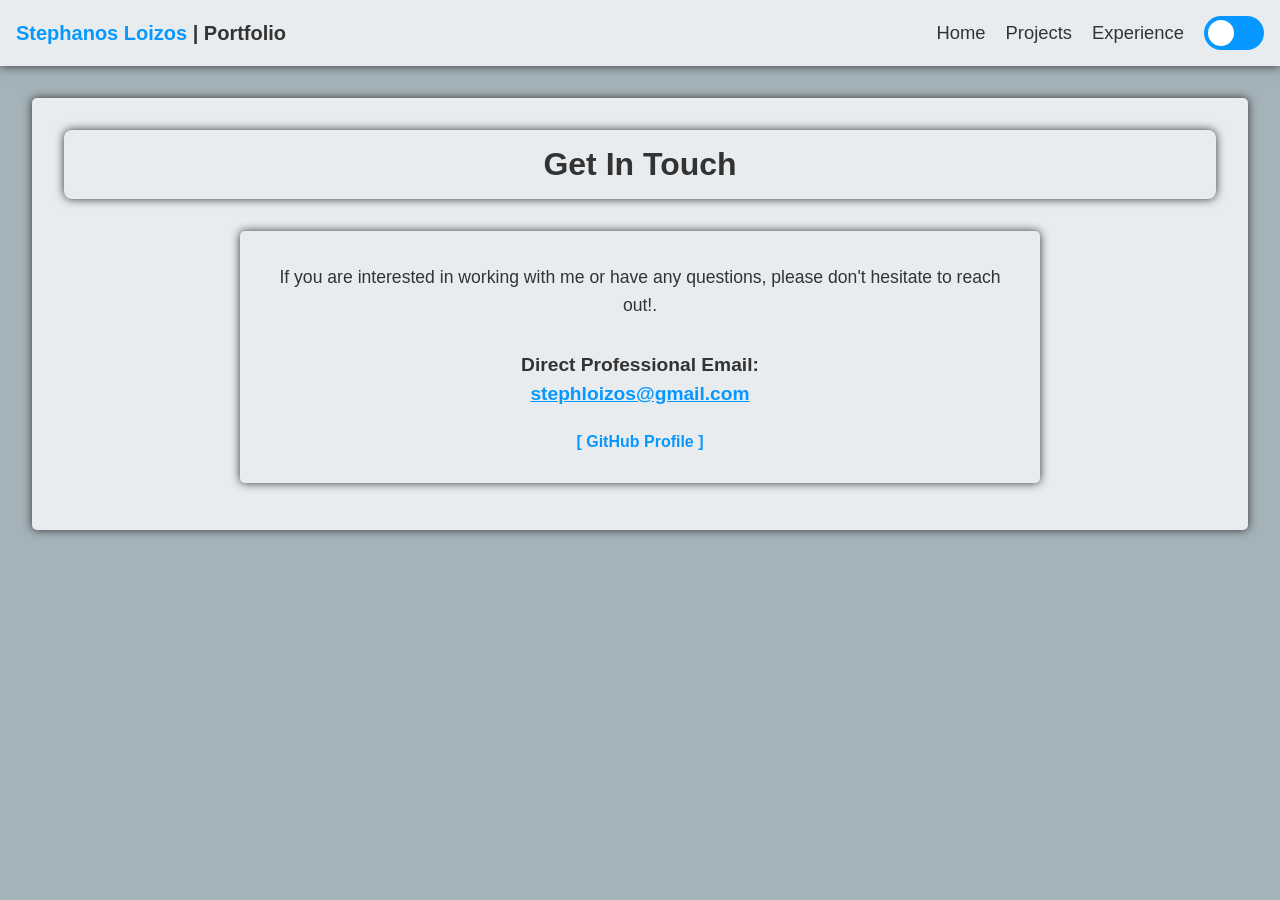
<file: html/contact.html>
<!DOCTYPE html>
<html lang="en">
<head>
    <meta charset="UTF-8">
    <meta name="viewport" content="width=device-width, initial-scale=1.0">
    <title>Contact Me</title>
    <link rel="stylesheet" href="../css/style.css">
    <script src="../js/visual-handler.js" defer></script>
</head>
<body>
    <main class="container" id="glow">
        <h2 id="project-title" style="margin-bottom: 2rem;">Get In Touch</h2>

        <section class="project-hero" style="max-width: 800px; padding: 2rem;">
            <div class="hero-meta" style="width: 100%; text-align: center;">
                <p style="margin-bottom: 2rem; font-size: 1.1rem; line-height: 1.6;">
                    If you are interested in working with me or have any questions, please don't hesitate to reach out!.
                </p>
                
                <p style="font-size: 1.2rem; font-weight: bold; margin-bottom: 1.5rem;">
                    Direct Professional Email: <br>
                    <a href="mailto:your.email@example.com" class="accent" style="text-decoration: underline;">stephloizos@gmail.com</a>
                </p>

                <div style="display: flex; gap: 1.5rem; justify-content: center; margin-top: 1.5rem;">
                    <a href="https://github.com/greenbabooon" target="_blank" class="accent" style="font-weight: bold; text-decoration: none;">[ GitHub Profile ]</a>
                    
                </div>
            </div>
        </section>
    </main>
</body>
</html>
</file>
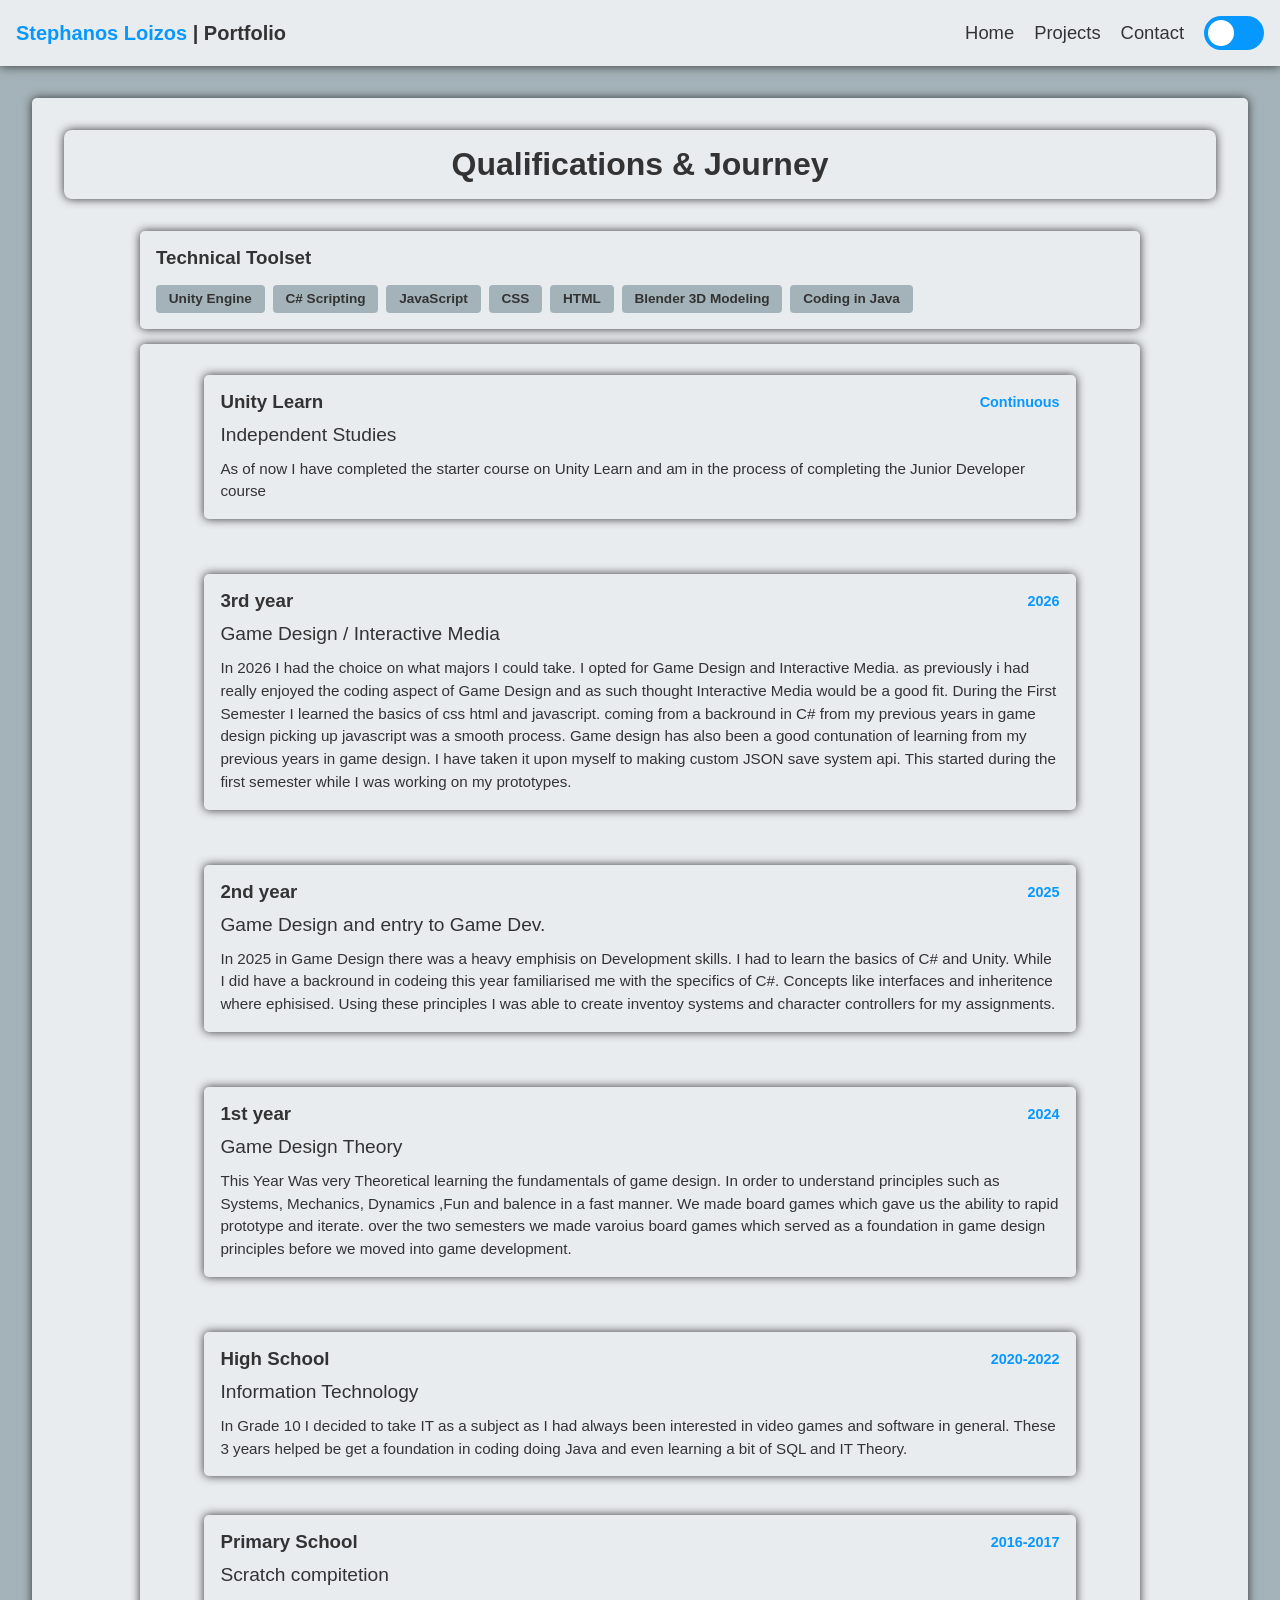
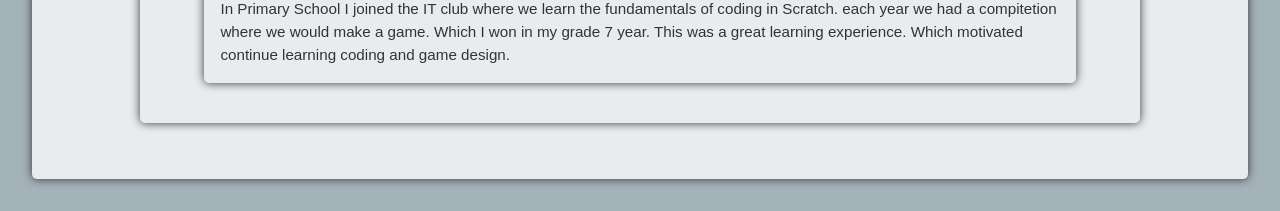
<file: html/experience.html>
<!doctype html>
<html lang="en">

<head>
    <meta charset="UTF-8" />
    <meta name="viewport" content="width=device-width, initial-scale=1.0" />
    <title>Experience & Qualifications</title>
    <link rel="stylesheet" href="../css/style.css" />
    <script src="../js/visual-handler.js" defer></script>
</head>

<body>
    <main class="container">
        <h2 id="project-title" style="margin-bottom: 2rem">
            Qualifications & Journey
        </h2>
        <section class="project-hero" id="glow">
            <div class="hero-meta" style="width: 100%">
                <h3>Technical Toolset</h3>
                <div style="
              display: flex;
              gap: 0.5rem;
              flex-wrap: wrap;
              margin-top: 1rem;
            ">
                    <span class="tech">Unity Engine</span>
                    <span class="tech">C# Scripting</span>
                    <span class="tech">JavaScript </span>
                    <span class="tech">CSS </span>
                    <span class="tech">HTML </span>
                    <span class="tech">Blender 3D Modeling</span>
                    <span class="tech">Coding in Java</span>
                </div>
            </div>
        </section>
        <section class="project-hero" style="margin-bottom: 1.5rem; align-items: flex-start">
            <section class="project-hero" style="margin-bottom: 1.5rem; align-items: flex-start">
                <div class="hero-meta" style="width: 100%">
                    <div style="
                display: flex;
                justify-content: space-between;
                align-items: center;
                flex-wrap: wrap;
              ">
                        <h3>Unity Learn</h3>
                        <span style="font-size: 0.9rem; font-weight: bold" class="accent">Continuous</span>
                    </div>
                    <p style="font-weight: 500; margin: 0.5rem 0">
                        Independent Studies
                    </p>
                    <p style="font-size: 0.95rem; line-height: 1.5">
                        As of now I have completed the starter course on Unity Learn and
                        am in the process of completing the Junior Developer course
                    </p>
                </div>
            </section>

            <section class="project-hero" style="margin-bottom: 1.5rem; align-items: flex-start">
                <div class="hero-meta" style="width: 100%">
                    <div style="
                display: flex;
                justify-content: space-between;
                align-items: center;
                flex-wrap: wrap;
              ">
                        <h3>3rd year</h3>
                        <span style="font-size: 0.9rem; font-weight: bold" class="accent">2026</span>
                    </div>
                    <p style="font-weight: 500; margin: 0.5rem 0">
                        Game Design / Interactive Media
                    </p>
                    <p style="font-size: 0.95rem; line-height: 1.5">
                        In 2026 I had the choice on what majors I could take. I opted for
                        Game Design and Interactive Media. as previously i had really
                        enjoyed the coding aspect of Game Design and as such thought
                        Interactive Media would be a good fit. During the First Semester I
                        learned the basics of css html and javascript. coming from a
                        backround in C# from my previous years in game design picking up
                        javascript was a smooth process. Game design has also been a good
                        contunation of learning from my previous years in game design. I
                        have taken it upon myself to making custom JSON save system api.
                        This started during the first semester while I was working on my
                        prototypes.
                    </p>
                </div>
            </section>

            <section class="project-hero" style="margin-bottom: 1.5rem; align-items: flex-start">
                <div class="hero-meta" style="width: 100%">
                    <div style="
                display: flex;
                justify-content: space-between;
                align-items: center;
                flex-wrap: wrap;
              ">
                        <h3>2nd year</h3>
                        <span style="font-size: 0.9rem; font-weight: bold" class="accent">2025</span>
                    </div>
                    <p style="font-weight: 500; margin: 0.5rem 0">
                        Game Design and entry to Game Dev.
                    </p>
                    <p style="font-size: 0.95rem; line-height: 1.5">
                        In 2025 in Game Design there was a heavy emphisis on Development
                        skills. I had to learn the basics of C# and Unity. While I did
                        have a backround in codeing this year familiarised me with the
                        specifics of C#. Concepts like interfaces and inheritence where
                        ephisised. Using these principles I was able to create inventoy
                        systems and character controllers for my assignments.
                    </p>
                </div>
            </section>
            <section class="project-hero" style="margin-bottom: 1.5rem; align-items: flex-start">
                <div class="hero-meta" style="width: 100%">
                    <div style="
                display: flex;
                justify-content: space-between;
                align-items: center;
                flex-wrap: wrap;
              ">
                        <h3>1st year</h3>
                        <span style="font-size: 0.9rem; font-weight: bold" class="accent">2024</span>
                    </div>
                    <p style="font-weight: 500; margin: 0.5rem 0">
                        Game Design Theory
                    </p>
                    <p style="font-size: 0.95rem; line-height: 1.5">This Year Was very Theoretical learning the
                        fundamentals of game design.
                        In order to understand principles such as Systems, Mechanics, Dynamics ,Fun and balence in a
                        fast manner. We made board games which gave us the ability to rapid prototype and iterate.
                        over the two semesters we made varoius board games which served as a foundation in game design
                        principles before we moved into game development.
                    </p>
                </div>
            </section>

            <div class="hero-meta" style="width: 100%">
                <div style="
              display: flex;
              justify-content: space-between;
              align-items: center;
              flex-wrap: wrap;
            ">
                    <section class="project-hero" style="margin-bottom: 1.5rem; align-items: flex-start">
                        <div class="hero-meta" style="width: 100%">
                            <div style="
                display: flex;
                justify-content: space-between;
                align-items: center;
                flex-wrap: wrap;
              ">
                                <h3>High School</h3>
                                <span style="font-size: 0.9rem; font-weight: bold" class="accent">2020-2022</span>
                            </div>
                            <p style="font-weight: 500; margin: 0.5rem 0">
                                Information Technology
                            </p>
                            <p style="font-size: 0.95rem; line-height: 1.5">In Grade 10 I decided to take IT as a
                                subject as I had always been interested in video games and software in general.
                                These 3 years helped be get a foundation in coding doing Java and even learning a bit of
                                SQL and IT Theory.
                            </p>
                        </div>
                    </section>

                    <div class="hero-meta" style="width: 100%">
                        <div style="
              display: flex;
              justify-content: space-between;
              align-items: center;
              flex-wrap: wrap;
            ">
                            <section class="project-hero" style="margin-bottom: 1.5rem; align-items: flex-start">
                                <div class="hero-meta" style="width: 100%">
                                    <div style="
                display: flex;
                justify-content: space-between;
                align-items: center;
                flex-wrap: wrap;
              ">
                                        <h3>Primary School</h3>
                                        <span style="font-size: 0.9rem; font-weight: bold"
                                            class="accent">2016-2017</span>
                                    </div>
                                    <p style="font-weight: 500; margin: 0.5rem 0">
                                        Scratch compitetion
                                    </p>
                                    <p style="font-size: 0.95rem; line-height: 1.5">In Primary School I joined the IT
                                        club where we learn the fundamentals of coding in Scratch. each year we had a
                                        compitetion where we would make a game. Which I won in my grade 7 year. This was a great learning experience.
                                        Which motivated continue learning coding and game design.</p>
                                </div>
                            </section>

                            <div class="hero-meta" style="width: 100%">
                                <div style="
              display: flex;
              justify-content: space-between;
              align-items: center;
              flex-wrap: wrap;
            ">

    </main>
</body>

</html>
</file>
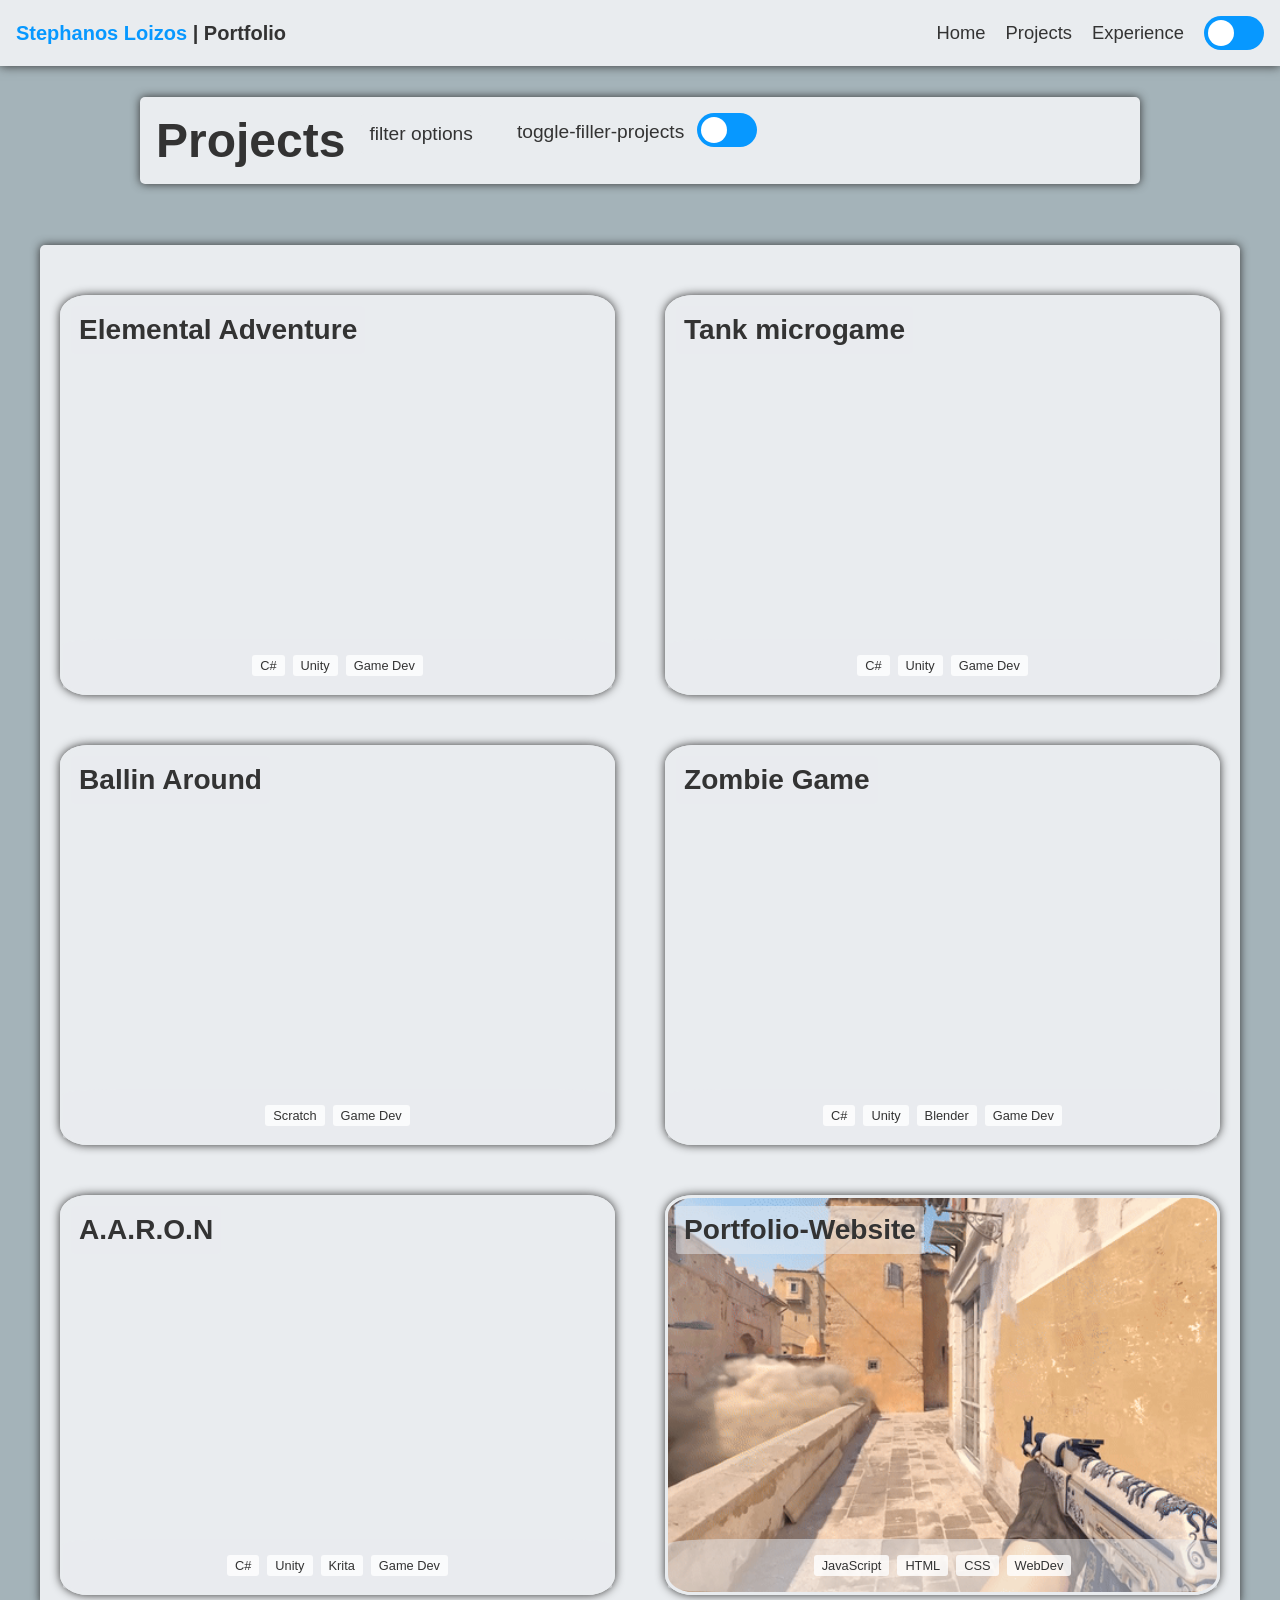
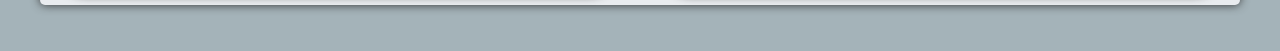
<file: html/projects.html>
<!doctype html>
<html lang="en" data-theme="default">
  <head>
    <meta charset="UTF-8" />
    <meta name="viewport" content="width=device-width, initial-scale=1.0" />
    <link rel="stylesheet" href="../css/style.css" />
    <script src="../js/projects.js" defer></script>
    <script src="../js/visual-handler.js" defer></script>
    <title>Stephanos Loizos | Portfolio | Projects</title>
  </head>

  <body>
    <main>
      <div class="project-interface">
        <div class="project-options">
          <h2>Projects</h2>
          
          <div class="dropdown">
            <button class="dropbtn">filter options</button>
            <div class="dropdown-content"></div>
          </div>
          <label
            title="This is used to populate the page with filler projects to show that the page can update both project cards and filter options dynamically"
            class="toggle-filler"
            for="toggle-filler"
          >
            <p>toggle-filler-projects</p>
            <input type="checkbox" id="toggle-filler" />
            <span class="slider"></span>
          </label>
        </div>
        <div class="project-list" id="glow"></div>
      </div>
    </main>
  </body>
</html>
</file>
<file: css/style.css>
@import url(themes.css);

* {
  box-sizing: border-box;
  margin: 0;
  padding: 0;
  font-family: Montserrat, sans-serif;
}

header {
  background-color: var(--secondary-color);
  color: var(--text-color);
  box-shadow: 0px 0px 10px var(--text-color);
  padding: 1rem;
  text-align: left;
  font-size: 1.5rem;
  
  display: flex;
  flex-direction: row;
  justify-content: space-between;
  align-items: center;
  flex-wrap: wrap; 
  gap: 1rem;       
}

header h1 {
  font-size: 1.25rem;
  white-space: nowrap; 
}

header ul {
  list-style: none;
  display: flex;
  flex-direction: row;
  align-items: center; 
  flex-wrap: wrap;    
  gap: 1.25rem;        
  margin: 0;
  padding: 0;
  font-size: 1.15rem;  
}
header a{
  text-decoration: none;
  color: var(--text-color);
  transition: color 0.3s ease;
}
header a:hover {
  color: var(--accent-color);
}

body {
  background-color: var(--main-color);
}

.accent {
  color: var(--accent-color);
}

.container {
  width: auto;
  max-width: 100%;
  margin: 2rem 2rem 2rem 2rem;
  padding: 2rem;
  background-color: var(--secondary-color);
  border-radius: 5px;
  box-shadow: var(--box-shadow);
  h2 {
    font-size: 2rem;
    margin-bottom: 1rem;
    color: var(--text-color);
  }

  p {
    font-size: 1.2rem;
    line-height: 1.5;
  }
}

.dropdown {
  position: relative;
  display: inline-block;
  height: 100%;
  button {
    background-color: var(--secondary-color);
    color: var(--text-color);
    font-size: 1.2rem;
    border: none;
    cursor: pointer;
    padding: 0.5rem;
    border-radius: 3px;
    height: 40px;
    position: relative;
    bottom: 2px;
    transition: background-color 0.3s ease;

    &:hover {
      background-color: var(--accent-color);
    }
  }
}

#sort {
  background-color: var(--secondary-color);
  color: var(--text-color);
  font-size: 1.2rem;
  border: none;
  cursor: pointer;
  padding: 0.5rem;
  border-radius: 3px;
  height: 100%;
  transition: background-color 0.3s ease;

  &:hover {
    background-color: var(--accent-color);
  }
}

.dropdown-content {
  display: none;
  position: absolute;
  background-color: var(--secondary-color);
  min-width: 160px;
  box-shadow: var(--box-shadow);
  z-index: 1;
}

.dropdown:hover .dropdown-content {
  display: block;
}

.dropdown-content a {
  color: var(--text-color);
  padding: 12px 16px;
  text-decoration: none;
  display: block;
  font-size: 10px;
}

.filter-item {
  font-size: 1.2rem;
  display: flex;
  flex: 1 1 1000px;
  max-width: 100%;
  padding: 0.5rem;
  height: 34px;
  width: auto;
  background-color: var(--secondary-color);
  justify-content: center;
  align-items: center;
  border: 1px solid var(--border-color);
  border-radius: 3px;
  cursor: pointer;
  transition: background-color 0.3s ease;
}

.dropdown-content a:hover {
  background-color: var(--accent-color);
}

.project-interface {
  max-width: 100%;
  padding: 1rem;
  display: flex;
  flex-direction: column;
  gap: 1rem;
  justify-content: center;
  align-items: center;
  font-size: 2rem;
  color: var(--text-color);

  h2 {
    font-size: rem;
    color: var(--text-color);
  }

  .project-options {
    background-color: var(--secondary-color);
    width: 120%;
    max-width: 1000px;
    display: flex;
    justify-content: left;
    align-items: left;
    gap: 1rem;
    padding: 1rem;
    box-shadow: var(--box-shadow);
    border-radius: 5px;
    flex-wrap: wrap;
    margin: 15px;
  }

  .project-list {
    max-width: 100%;
    width: 1200px;
    grid-row-start: 3;
    background-color: var(--secondary-color);
    display: grid;
    grid-template-columns: repeat(2, 1fr);
    box-shadow: var(--box-shadow);
    gap: 50px;
    justify-content: center;
    align-items: center;
    margin: 30px;
    padding: 50px 20px 10px 20px;
    border-radius: 5px;

    .project-item {
      width: 100%;
      max-width: 2000px;
      height: 400px;
      min-width: 300px;
      border-radius: 5%;
      background-image: url(../assets/Temp.png);
      background-repeat: no-repeat;
      background-size: cover;
      background-position: center;
      display: flex;
      justify-content: center;
      border: 3px solid var(--secondary-color);
      box-shadow: var(--box-shadow);
      cursor: pointer;
      transition: background-color 0.3s ease;
      flex-direction: column;
      position: relative;

      &:hover {
        border: var(--accent-color) solid 3px;
        box-shadow: 0px 0px 10px var(--accent-color);
        transition: all 0.3s ease;
      }

      .project-title {
        font-size: 1.5rem;
        font-weight: bold;
        color: var(--text-color);
        text-shadow: var(--text-color);
        background-color: color-mix(
          in srgb,
          var(--secondary-color) 50%,
          transparent
        );
        position: absolute;
        top: 0;
        padding: 0.5rem;
        border-radius: 3px;
        margin: 0.5rem;
      }

      .tags {
        margin-top: auto;
        max-width: 100%;
        min-width: 100%;
        position: relative;
        bottom: 0;
        display: flex;
        gap: 0.5rem;
        max-width: 100%;
        position: absolute;
        flex-wrap: wrap;
        justify-content: center;
        align-items: center;
        background-color: color-mix(
          in srgb,
          var(--secondary-color) 50%,
          transparent
        );
        border-radius: 10%;
        padding: 1rem;

        .tag {
          font-size: 0.8rem;
          background-color: rgba(255, 255, 255, 0.8);
          padding: 0.2rem 0.5rem;
          border-radius: 3px;
          color: #333;
        }
      }
    }
  }
}

html,
body {
  overflow-x: hidden;
  width: 100%;
  position: relative;
}

@media (max-width: 900px) {
  .project-interface .project-list {
    grid-template-columns: 1fr;
    margin: 15px;
  }
}

.switch,
.toggle-filler {
  position: relative;
  display: inline-block;
  width: 60px;
  height: 34px;
}

.switch input,
.toggle-filler input {
  opacity: 0;
  width: 0;
  height: 0;
}

.slider {
  position: absolute;
  cursor: pointer;
  top: 0;
  left: 0;
  right: 0;
  bottom: 0;
  background-color: var(--accent-color);
  border-radius: 34px;
  transition: background-color 0.4s;
}

.slider:before {
  position: absolute;
  content: "";
  height: 26px;
  width: 26px;
  left: 4px;
  bottom: 4px;
  background-color: white;
  border-radius: 50%;
  transition: transform 0.4s;
}

input:checked + .slider {
  background-color: var(--accent-color);
}

input:checked + .slider:before {
  transform: translateX(26px);
}

input:focus-visible + .slider {
  box-shadow: 0 0 1px var(--accent-color);
  border: 2px solid var(--accent-color);
}
.toggle-filler {
  font-size: 1.2rem;
  color: var(--text-color);
  position: relative;
  display: inline-block;
  width: 60px;
  height: 34px;
  cursor: pointer;
  left: 200px;
  padding: 0.5rem;
  p {
    font-size: 1.2rem;
    color: var(--text-color);
    right: 40px;
    position: absolute;
    display: flex;
    text-wrap: wrap;
    height: auto;
    width: 200px;
    & :hover {
      background-color: var(--accent-color);
      border-radius: 5px;
      transition: all 0.3s ease;
    }
  }
}
#glow {
  box-shadow: var(--box-shadow);
}

.project-video-container {
  width: 100%;
  max-width: 1000px;
  margin-top: 1rem;
  margin-bottom: 2;
  box-shadow: var(--box-shadow);
  
  margin-left: auto;
  margin-right: auto; 
}

#project-video-wrapper {
  position: relative;
  padding-bottom: 56.25%;
  height: 0;
  overflow: hidden;
}

#project-video-wrapper iframe {
  position: absolute;
  top: 0;
  left: 0;
  width: 100%;
  height: 100%;
  border-radius: 8px;
}
.container project-detail{
  background-color: var(--secondary-color);
  width: 100%;
  max-width: 1000px;
  display: flex;
  justify-content: left;
  align-items: left;
  gap: 1rem;
  padding: 1rem;
  box-shadow: var(--box-shadow);
  border-radius: 5px;
  flex-wrap: wrap;
  margin: 5px;
  color: var(--text-color);

}
  figure{
    display: flex;
    justify-content: center;
    align-items: center;
    width: 100%;
    max-width: 1000px;
    margin: 0 auto;
    padding: 3rem 1rem 3rem 1rem;
    box-shadow: var(--box-shadow);
    img{
      width: 100%;
      height: auto;
    }
  }
.project-hero {
    background-color: var(--secondary-color);
    width: 90%;
    max-width: 1000px;
    display: flex;
    justify-content: center;
    align-items: center;
    gap: 1rem;
    padding: 1rem;
    box-shadow: var(--box-shadow);
    border-radius: 5px;
    flex-wrap: wrap;
    color: var(--text-color);
    margin: 15px auto; 
}
.project-bottom{
        background-color: var(--secondary-color);
    width: 90%;
    max-width: 1000px;
    display: flex;
    justify-content: center;
    align-items: center;
    gap: 1rem;
    padding: 1rem;
    box-shadow: var(--box-shadow);
    border-radius: 5px;
    flex-wrap: wrap;
    color: var(--text-color);
    margin: 15px auto; 

    .project-details{
        width: 90%;
        padding: 2rem 2rem 2rem 2rem;
        gap: 1rem;
        padding: 1rem;
        box-shadow: var(--box-shadow);
        color: var(--text-color);
    }
  
} .project-details{
  color: var(--text-color);
}
.project-overview{
  color: var(--text-color);
}

#project-title {
    text-align: center;
    width: 100%;
    max-width: 1200px;
    margin: 0 auto; 
    padding: 1rem;
    gap: 1rem;
    box-shadow: var(--box-shadow);
    border-radius: 8px; 
}

.page-home {
    background-color: var(--secondary-color);
    color: var(--text-color);
    box-shadow: var(--box-shadow);
    border-radius: 5px;
    padding: 2.5rem;
    margin: 2rem auto;
    width: 90%;
    max-width: 1000px;
    display: flex;
    flex-direction: column;
    gap: 2rem;
}


.text-paragraph h2 {
    font-size: 2rem;
    margin-bottom: 0.75rem;
    position: relative;
}

.text-paragraph p {
    font-size: 1.05rem;
    line-height: 1.6;
    opacity: 0.95;
}

.accent-link {
    color: var(--accent-color);
    text-decoration: none;
    font-weight: 600;
    transition: opacity 0.2s ease;
}

.accent-link:hover {
    text-decoration: underline;
    opacity: 0.85;
}


.featured-showcase {
    background-color: var(--main-color);
    padding: 1.5rem;
    border-radius: 5px;
    box-shadow: var(--box-shadow);
}

.featured-showcase h3 {
    font-size: 1.35rem;
    margin-bottom: 1rem;
}

.carousel-viewport {
    display: flex;
    gap: 1.5rem;
    overflow-x: auto;
    padding: 0.5rem 0.25rem;
    scroll-behavior: smooth;
}

.carousel-viewport::-webkit-scrollbar {
    height: 6px;
}
.carousel-viewport::-webkit-scrollbar-thumb {
    background-color: var(--accent-color);
    border-radius: 3px;
}

.carousel-item {
    flex: 0 0 calc(50% - 0.75rem); 
    min-width: 280px;
    border-radius: 4px;
    overflow: hidden;
    cursor: pointer;
    box-shadow: var(--box-shadow);
    transition: transform 0.25s cubic-bezier(0.25, 1, 0.5, 1);
}

.carousel-item:hover {
    transform: scale(1.02);
}

.carousel-item img {
    width: 100%;
    height: auto;
    display: block;
    object-fit: cover;
}

#is-glow {
    box-shadow: 0px 0px 20px var(--accent-color);
    transition: box-shadow 0.1s ease-in-out;
}

@media (max-width: 768px) {
    .page-home {
        padding: 1.5rem;
        width: 95%;
    }

    .carousel-item {
        flex: 0 0 100%; 
    }
}
.tech{
  background: var(--main-color); 
  padding: 0.4rem 0.8rem; border-radius: 4px; font-size: 0.85rem; font-weight: bold
}
</file>
